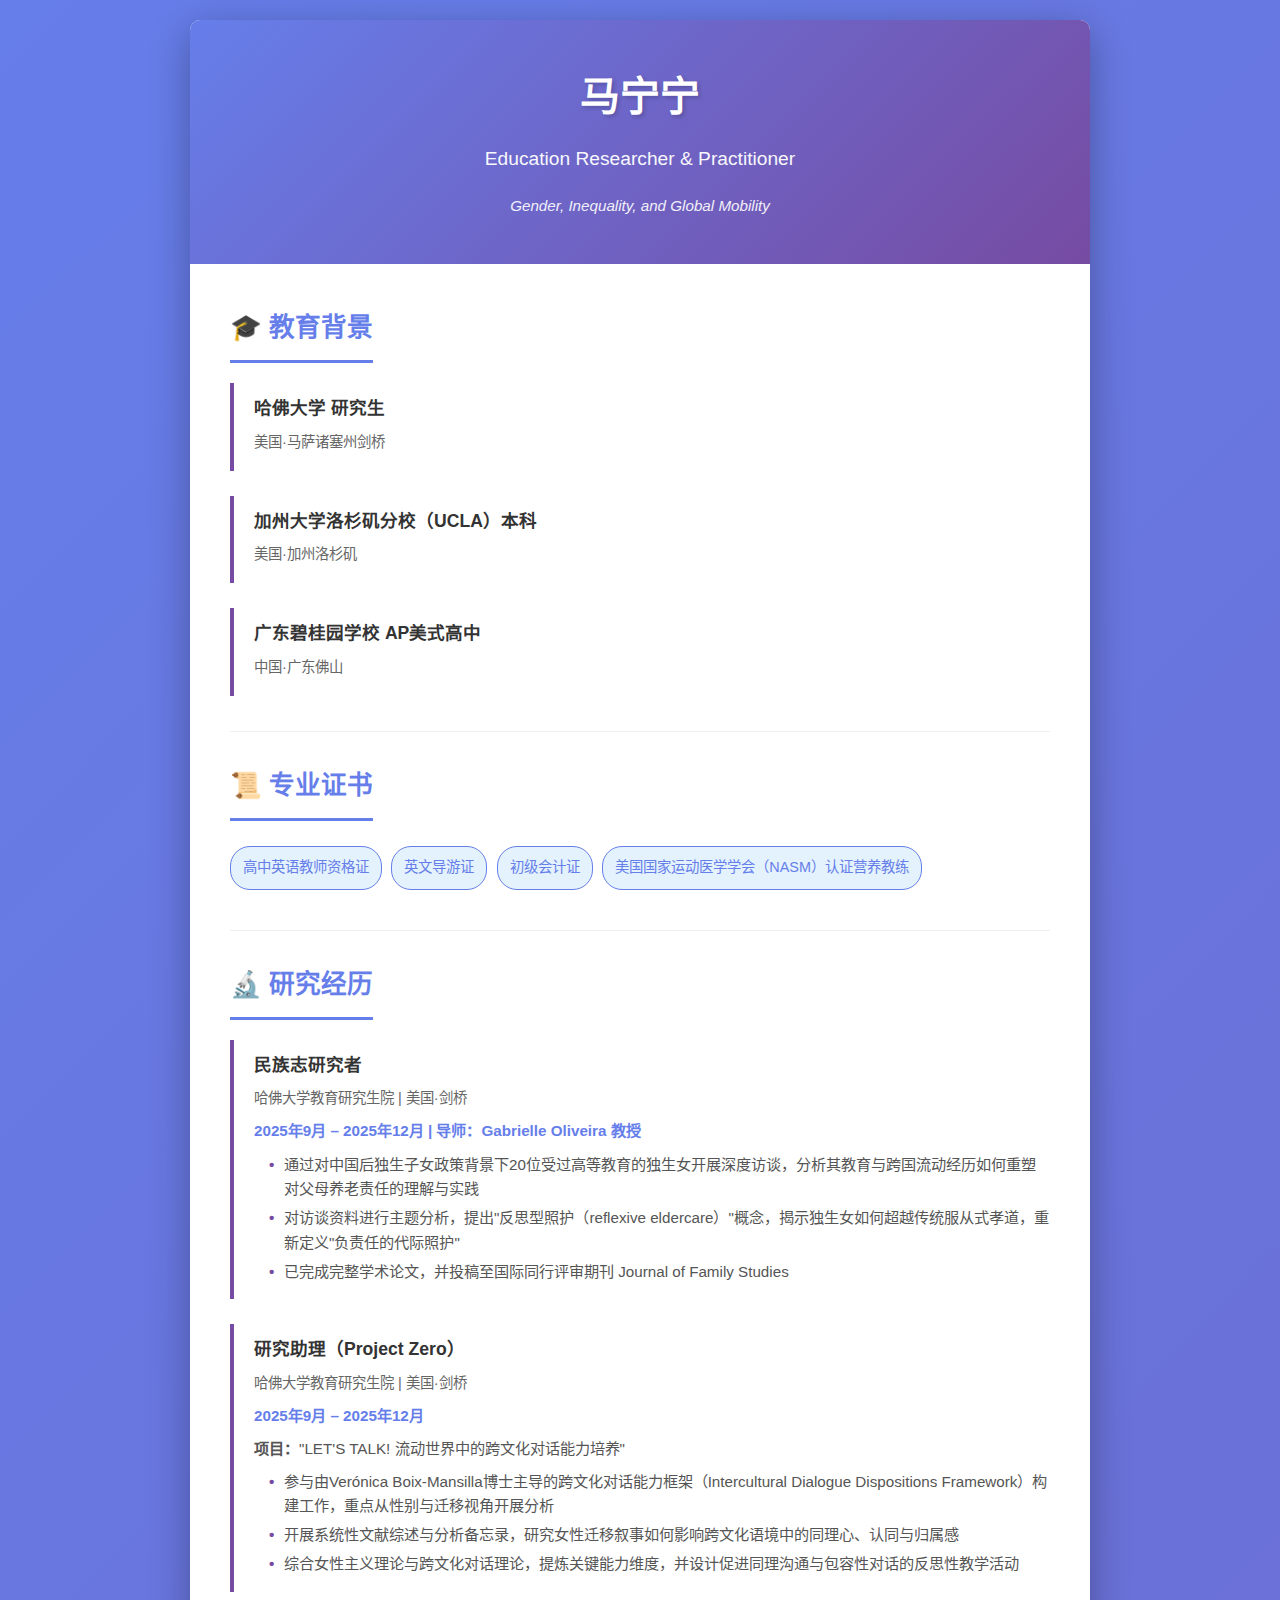
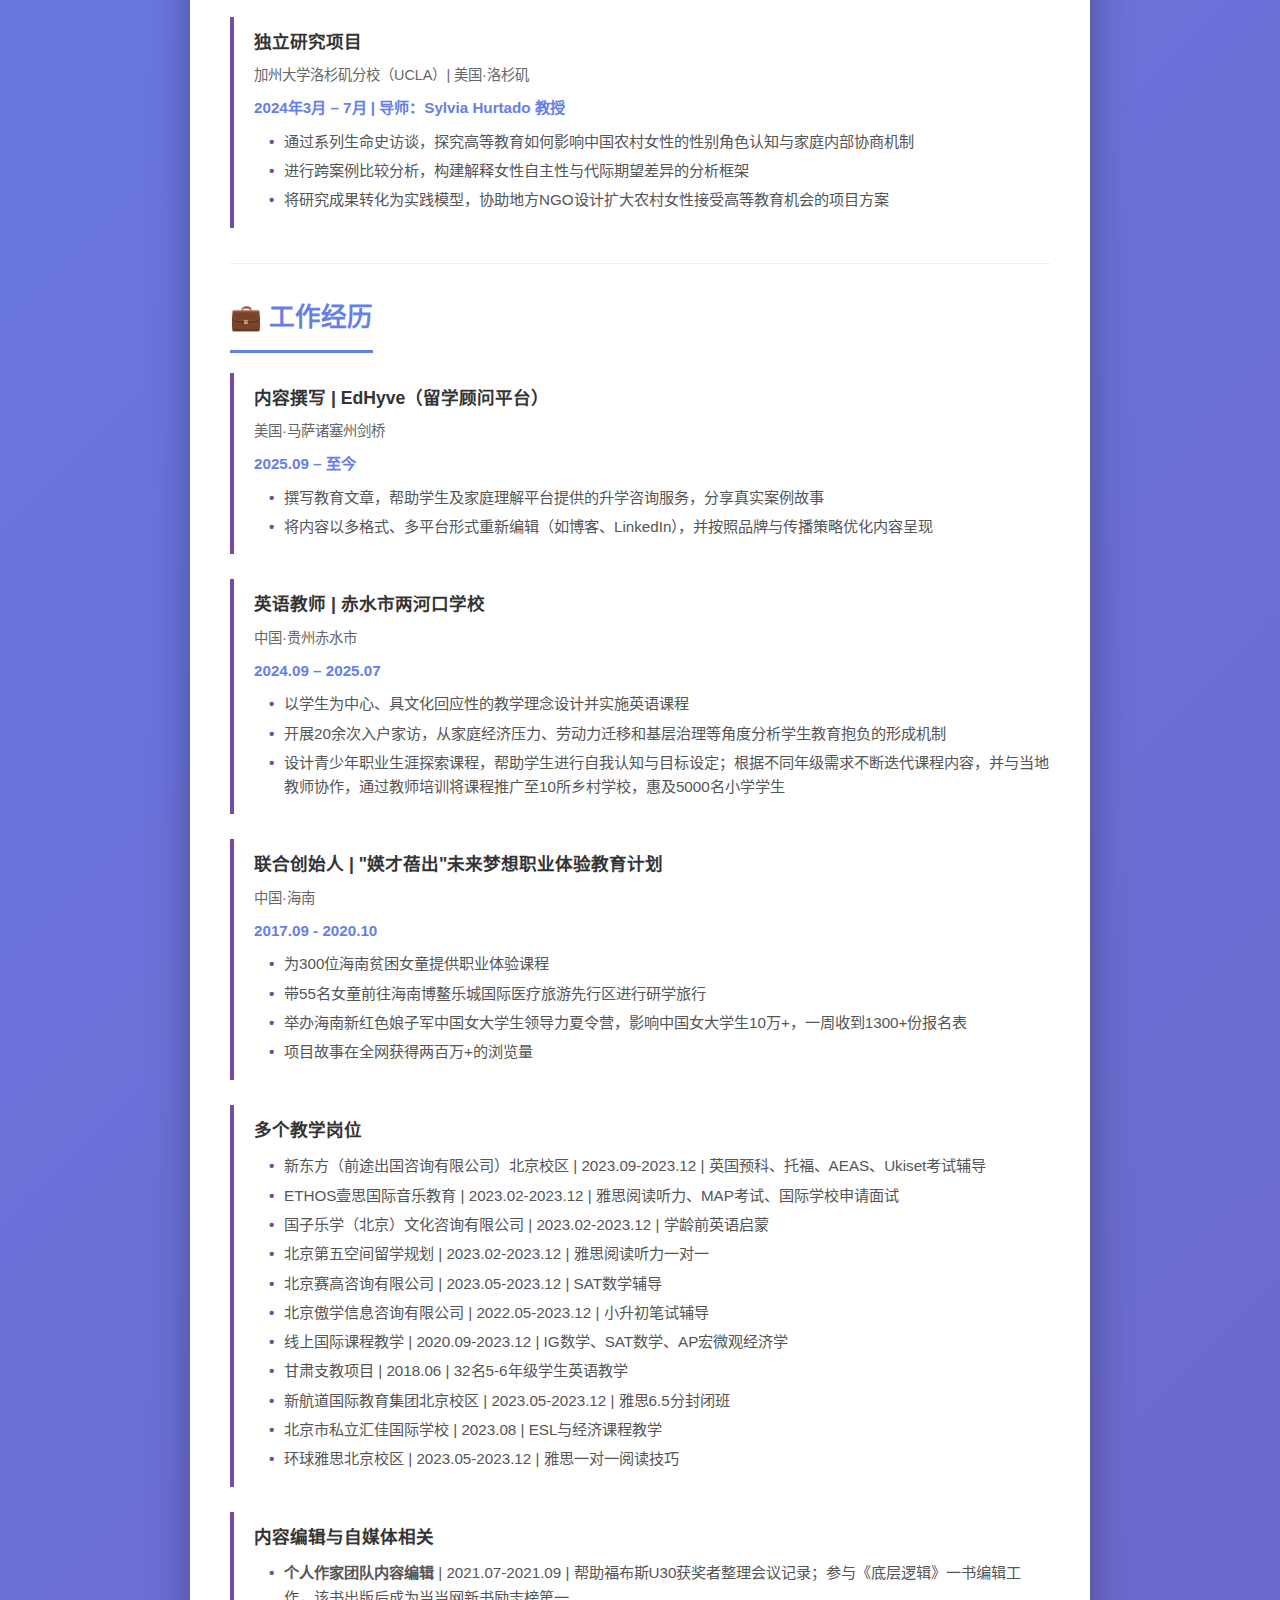
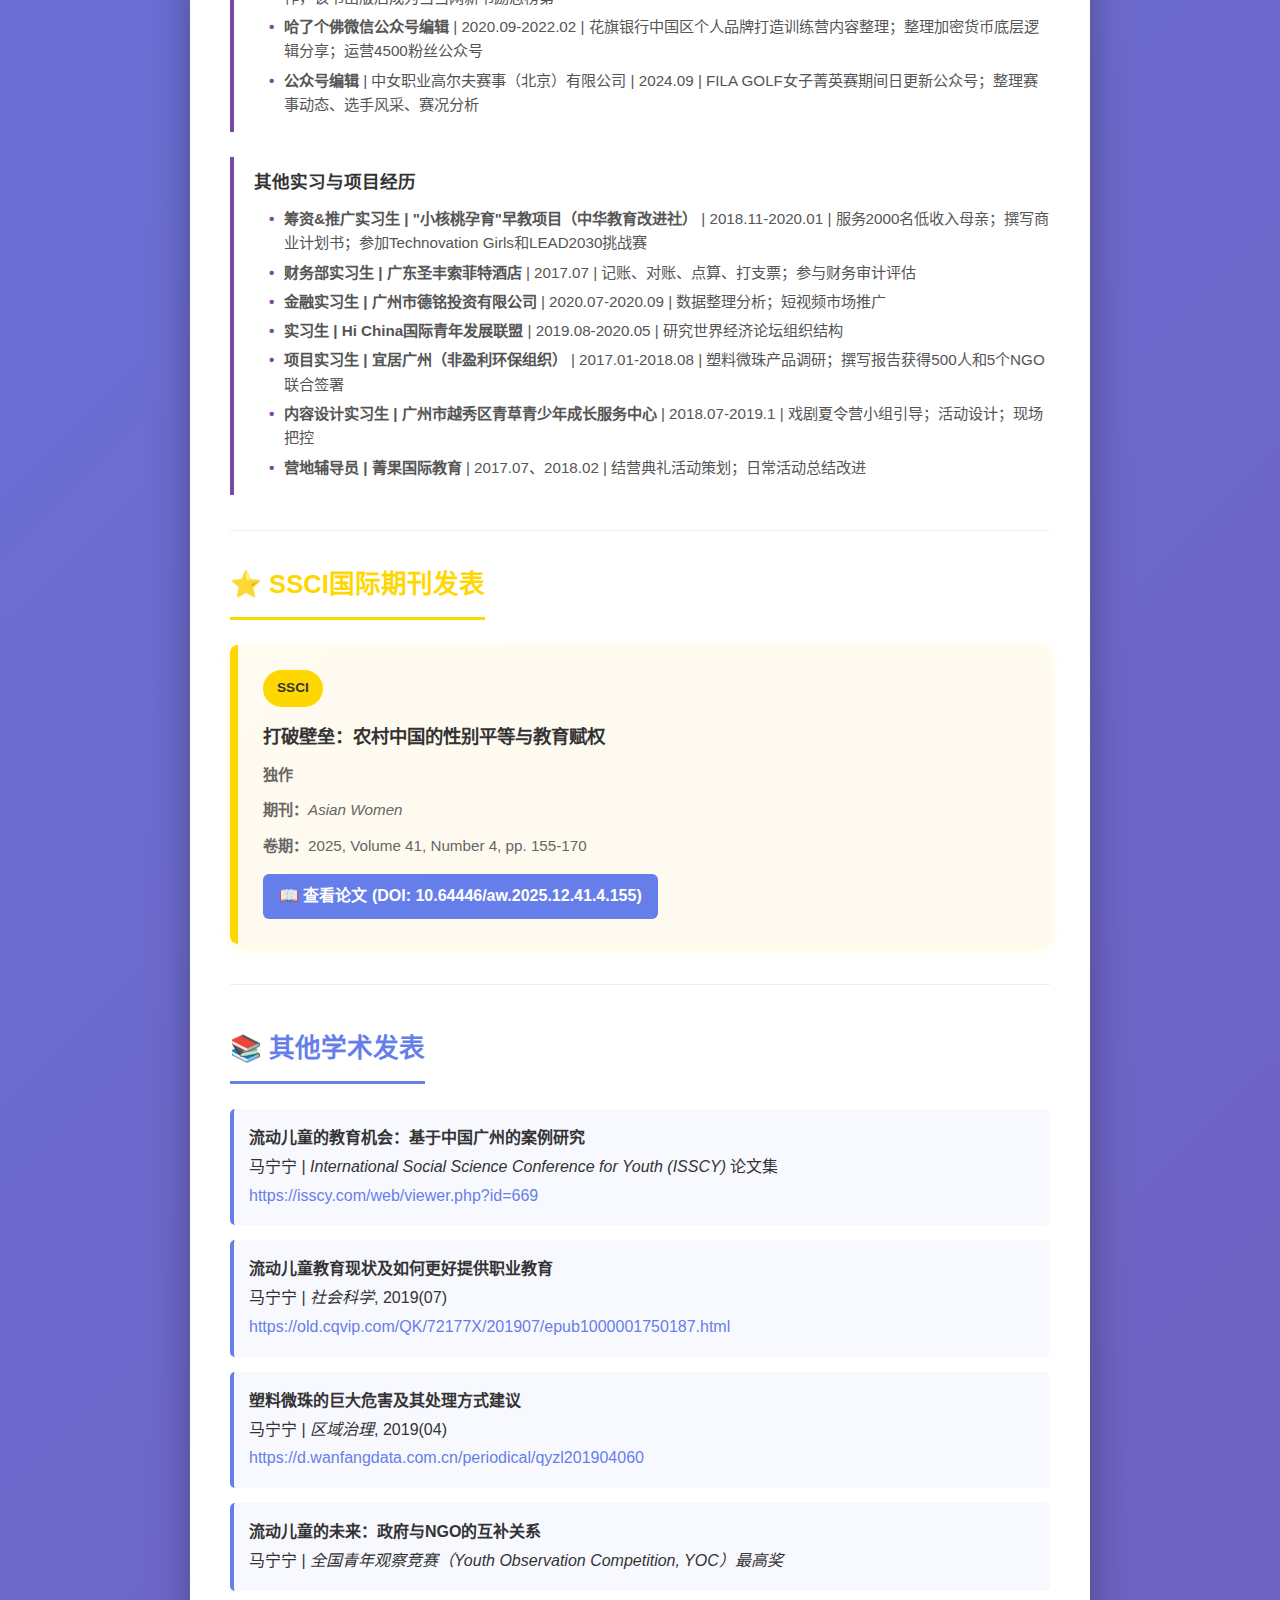
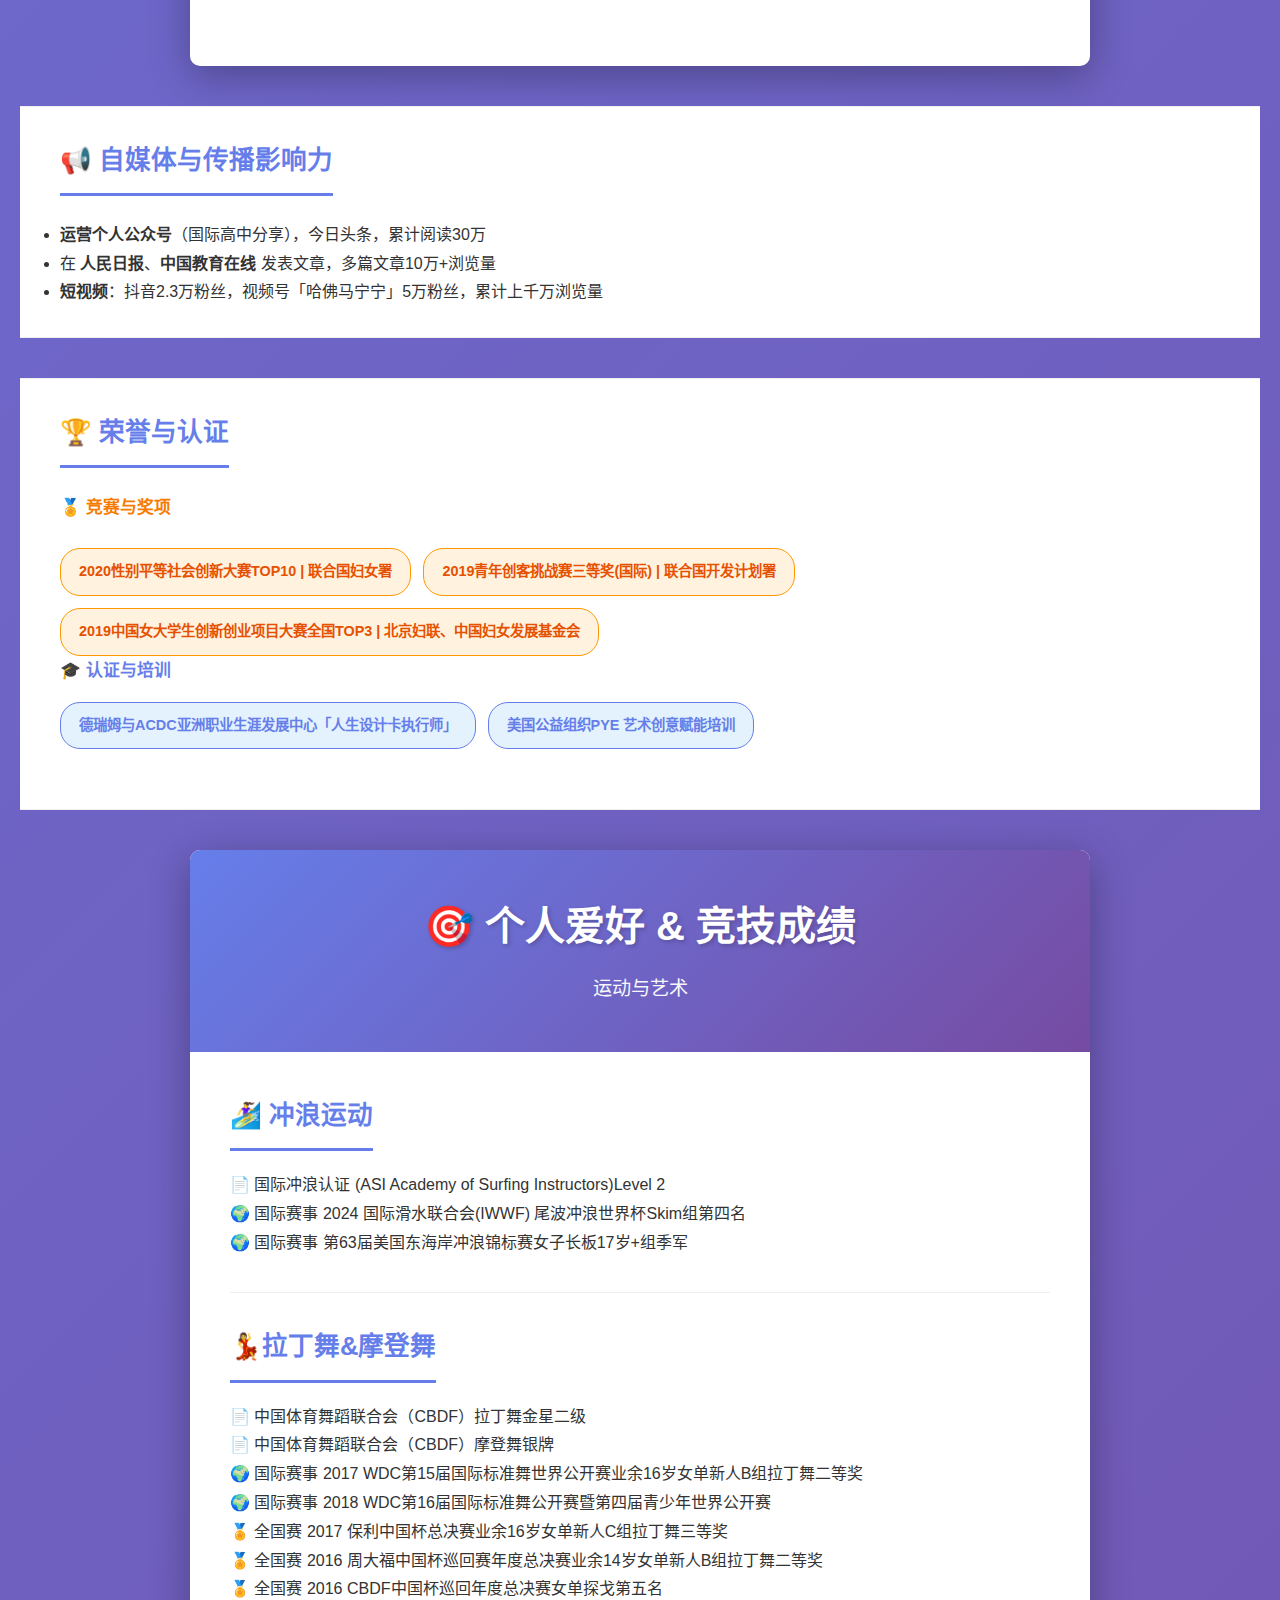
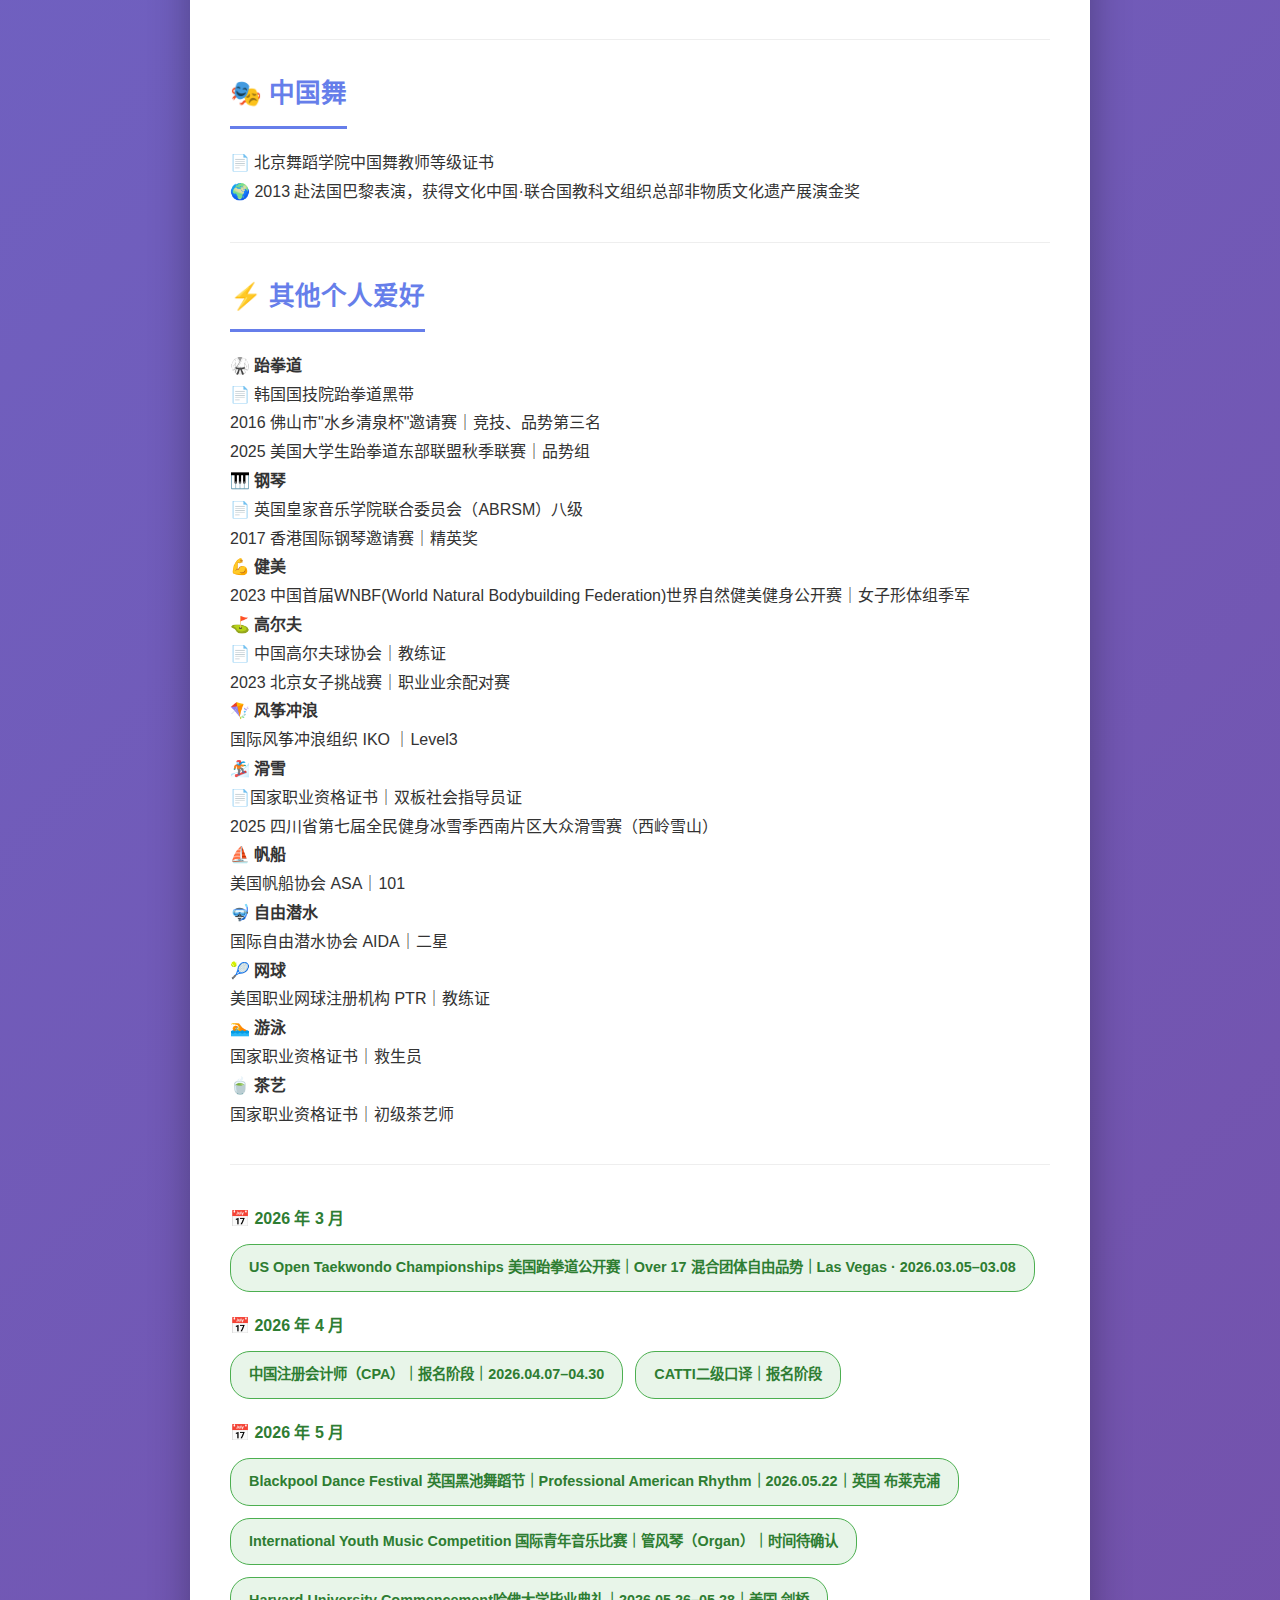
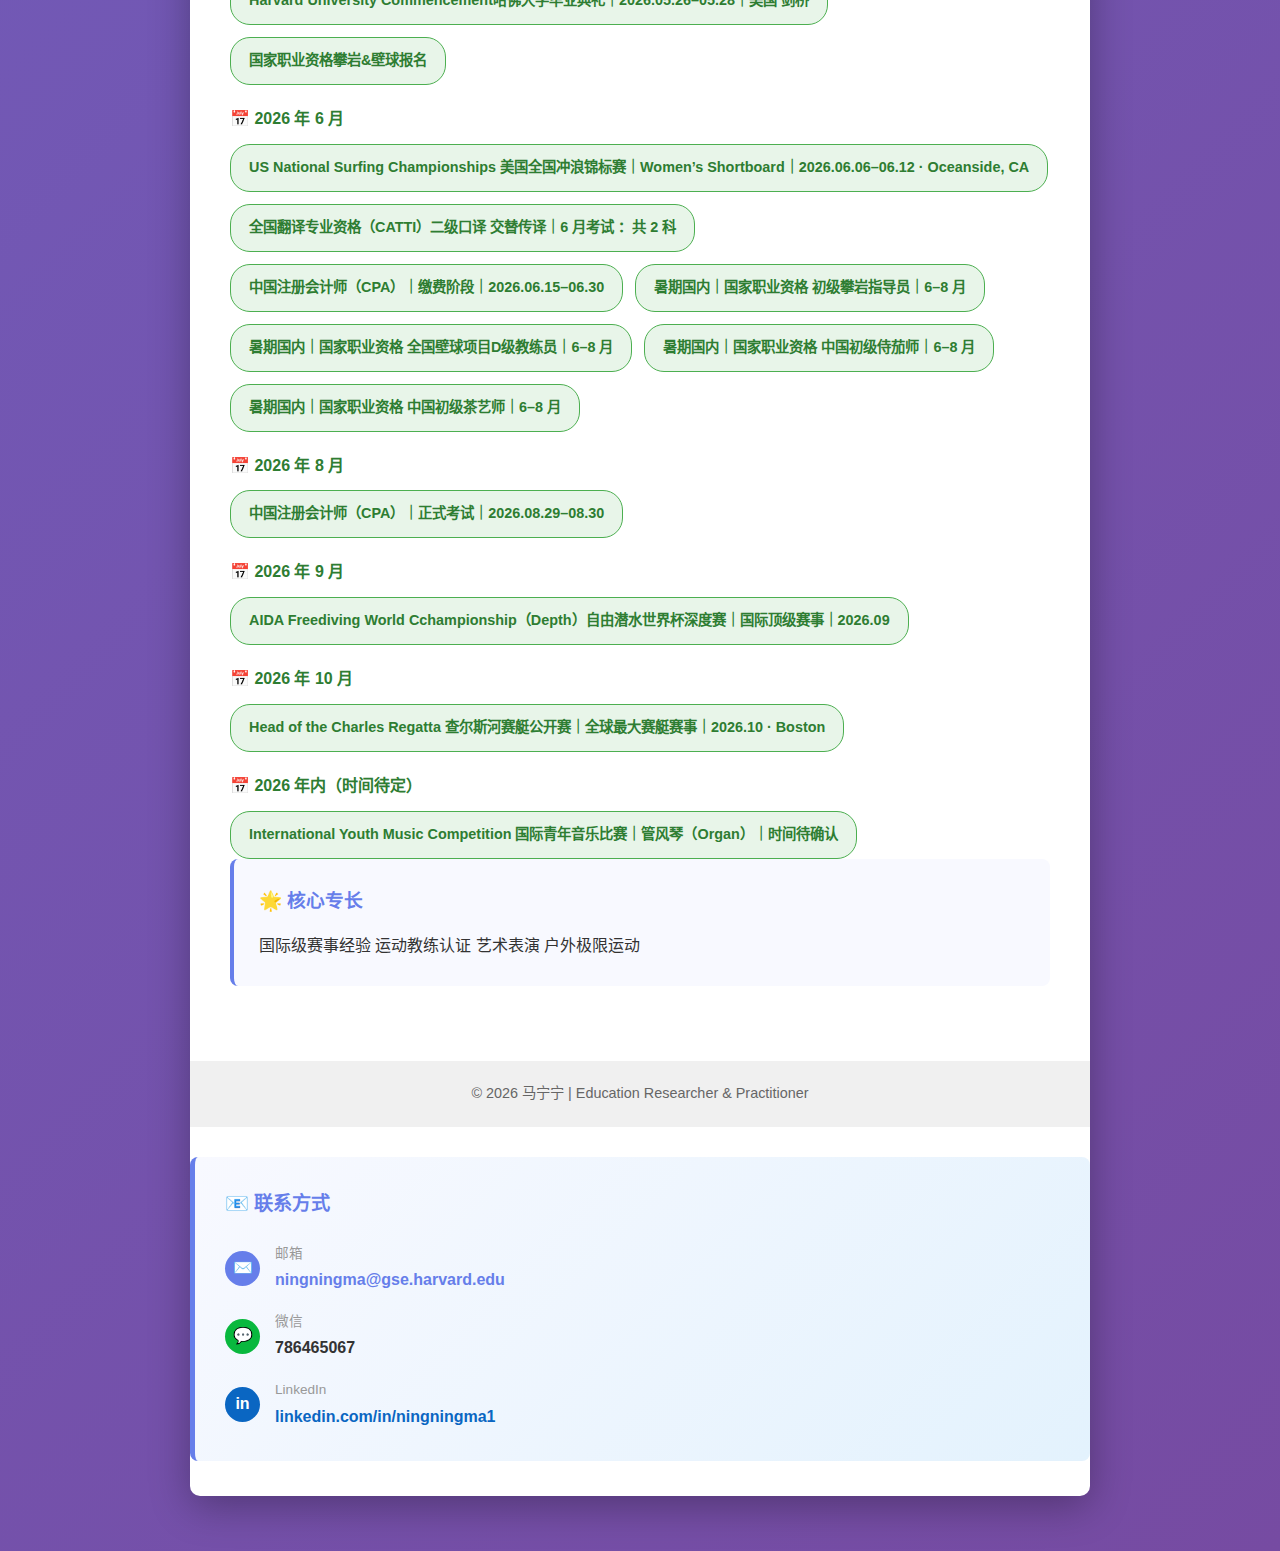
<file: index.html>
<!DOCTYPE html>
<html lang="zh-CN">
<head>
    <meta charset="UTF-8">
    <meta name="viewport" content="width=device-width, initial-scale=1.0">
    <title>马宁宁 - Education Researcher & Practitioner</title>
    <style>
        * {
            margin: 0;
            padding: 0;
            box-sizing: border-box;
        }
        
        body {
            font-family: 'Segoe UI', Tahoma, Geneva, Verdana, sans-serif;
            line-height: 1.8;
            color: #333;
            background: linear-gradient(135deg, #667eea 0%, #764ba2 100%);
            min-height: 100vh;
            padding: 20px;
        }
        
        .container {
            max-width: 900px;
            margin: 0 auto;
            background: white;
            border-radius: 10px;
            box-shadow: 0 10px 40px rgba(0,0,0,0.3);
            overflow: hidden;
        }
        
        header {
            background: linear-gradient(135deg, #667eea 0%, #764ba2 100%);
            color: white;
            padding: 40px;
            text-align: center;
        }
        
        header h1 {
            font-size: 2.5em;
            margin-bottom: 10px;
            text-shadow: 2px 2px 4px rgba(0,0,0,0.2);
        }
        
        header p {
            font-size: 1.2em;
            opacity: 0.95;
            margin: 5px 0;
        }
        
        .tagline {
            font-size: 0.95em;
            margin-top: 15px;
            opacity: 0.9;
            font-style: italic;
        }
        
        main {
            padding: 40px;
        }
        
        section {
            margin-bottom: 35px;
        }
        
        section h2 {
            font-size: 1.6em;
            color: #667eea;
            border-bottom: 3px solid #667eea;
            padding-bottom: 10px;
            margin-bottom: 20px;
            display: inline-block;
        }
        
        .section-content {
            margin-left: 0;
        }
        
        .education-item, .work-item, .research-item {
            margin-bottom: 25px;
            padding-left: 20px;
            border-left: 4px solid #764ba2;
            padding-top: 10px;
            padding-bottom: 10px;
        }
        
        .education-item h3, .work-item h3, .research-item h3 {
            font-size: 1.1em;
            color: #333;
            margin-bottom: 5px;
        }
        
        .date {
            color: #667eea;
            font-weight: bold;
            font-size: 0.95em;
            margin-bottom: 8px;
        }
        
        .location {
            color: #666;
            font-size: 0.9em;
            margin-bottom: 5px;
        }
        
        .description {
            color: #555;
            font-size: 0.95em;
            line-height: 1.6;
        }
        
        .description ul {
            list-style: none;
            margin-left: 15px;
            margin-top: 8px;
        }
        
        .description li {
            margin: 5px 0;
            position: relative;
            padding-left: 15px;
        }
        
        .description li:before {
            content: "•";
            color: #764ba2;
            font-weight: bold;
            position: absolute;
            left: 0;
        }
        
        .publication {
            margin-bottom: 15px;
            padding: 15px;
            background: #f8f9ff;
            border-radius: 5px;
            border-left: 4px solid #667eea;
        }
        
        .publication a {
            color: #667eea;
            text-decoration: none;
        }
        
        .publication a:hover {
            text-decoration: underline;
        }
        
        .cert-badge, .award-badge {
            display: inline-block;
            background: #f0f0f0;
            color: #333;
            padding: 8px 12px;
            margin: 5px 5px 5px 0;
            border-radius: 20px;
            font-size: 0.9em;
            border: 1px solid #ddd;
        }
        
        .cert-badge {
            background: #e3f2fd;
            border: 1px solid #667eea;
            color: #667eea;
        }
        
        .award-badge {
            background: #fff3e0;
            border: 1px solid #ff9800;
            color: #f57c00;
        }
        
        .contact-section {
            background: #f8f9ff;
            padding: 25px;
            border-radius: 8px;
            margin-top: 30px;
            border-left: 5px solid #667eea;
        }
        
        .contact-section h3 {
            color: #667eea;
            margin-bottom: 15px;
        }
        
        .contact-item {
            margin: 10px 0;
            display: flex;
            align-items: center;
        }
        
        .contact-label {
            font-weight: bold;
            color: #764ba2;
            width: 80px;
        }
        
        .contact-item a {
            color: #667eea;
            text-decoration: none;
        }
        
        .contact-item a:hover {
            text-decoration: underline;
        }
        
        .hobby-section {
            display: grid;
            grid-template-columns: 1fr 1fr;
            gap: 20px;
            margin-top: 20px;
        }
        
        .hobby-category h4 {
            color: #667eea;
            margin-bottom: 10px;
            font-weight: bold;
        }
        
        footer {
            background: #f0f0f0;
            padding: 20px 40px;
            text-align: center;
            color: #666;
            font-size: 0.9em;
        }
        
        @media (max-width: 768px) {
            header h1 {
                font-size: 1.8em;
            }
            
            main {
                padding: 25px;
            }
            
            .hobby-section {
                grid-template-columns: 1fr;
            }
            
            section h2 {
                font-size: 1.3em;
            }
        }
        
        .divider {
            margin: 30px 0;
            border: none;
            border-top: 1px solid #eee;
        }
    </style>
</head>
<body>
    <div class="container">
        <header>
            <h1>马宁宁</h1>
            <p>Education Researcher & Practitioner</p>
            <p class="tagline">Gender, Inequality, and Global Mobility</p>
        </header>
        
        <main>
            <!-- 教育背景 -->
            <section>
                <h2>🎓 教育背景</h2>
                <div class="section-content">
                    <div class="education-item">
                        <h3>哈佛大学 研究生</h3>
                        <div class="location">美国·马萨诸塞州剑桥</div>
                    </div>
                    
                    <div class="education-item">
                        <h3>加州大学洛杉矶分校（UCLA）本科</h3>
                        <div class="location">美国·加州洛杉矶</div>
                    </div>
                    
                    <div class="education-item">
                        <h3>广东碧桂园学校 AP美式高中</h3>
                        <div class="location">中国·广东佛山</div>
                    </div>
                </div>
            </section>
            
            <hr class="divider">
            
            <!-- 专业证书 -->
            <section>
                <h2>📜 专业证书</h2>
                <div class="section-content">
                    <span class="cert-badge">高中英语教师资格证</span>
                    <span class="cert-badge">英文导游证</span>
                    <span class="cert-badge">初级会计证</span>
                    <span class="cert-badge">美国国家运动医学学会（NASM）认证营养教练</span>
                </div>
            </section>
            
            <hr class="divider">
            
            <!-- 研究经历 -->
            <section>
                <h2>🔬 研究经历</h2>
                <div class="section-content">
                    <div class="research-item">
                        <h3>民族志研究者</h3>
                        <div class="location">哈佛大学教育研究生院 | 美国·剑桥</div>
                        <div class="date">2025年9月 – 2025年12月 | 导师：Gabrielle Oliveira 教授</div>
                        <div class="description">
                            <ul>
                                <li>通过对中国后独生子女政策背景下20位受过高等教育的独生女开展深度访谈，分析其教育与跨国流动经历如何重塑对父母养老责任的理解与实践</li>
                                <li>对访谈资料进行主题分析，提出"反思型照护（reflexive eldercare）"概念，揭示独生女如何超越传统服从式孝道，重新定义"负责任的代际照护"</li>
                                <li>已完成完整学术论文，并投稿至国际同行评审期刊 Journal of Family Studies</li>
                            </ul>
                        </div>
                    </div>
                    
                    <div class="research-item">
                        <h3>研究助理（Project Zero）</h3>
                        <div class="location">哈佛大学教育研究生院 | 美国·剑桥</div>
                        <div class="date">2025年9月 – 2025年12月</div>
                        <div class="description">
                            <strong>项目：</strong>"LET'S TALK! 流动世界中的跨文化对话能力培养"
                            <ul>
                                <li>参与由Verónica Boix-Mansilla博士主导的跨文化对话能力框架（Intercultural Dialogue Dispositions Framework）构建工作，重点从性别与迁移视角开展分析</li>
                                <li>开展系统性文献综述与分析备忘录，研究女性迁移叙事如何影响跨文化语境中的同理心、认同与归属感</li>
                                <li>综合女性主义理论与跨文化对话理论，提炼关键能力维度，并设计促进同理沟通与包容性对话的反思性教学活动</li>
                            </ul>
                        </div>
                    </div>
                    
                    <div class="research-item">
                        <h3>独立研究项目</h3>
                        <div class="location">加州大学洛杉矶分校（UCLA）| 美国·洛杉矶</div>
                        <div class="date">2024年3月 – 7月 | 导师：Sylvia Hurtado 教授</div>
                        <div class="description">
                            <ul>
                                <li>通过系列生命史访谈，探究高等教育如何影响中国农村女性的性别角色认知与家庭内部协商机制</li>
                                <li>进行跨案例比较分析，构建解释女性自主性与代际期望差异的分析框架</li>
                                <li>将研究成果转化为实践模型，协助地方NGO设计扩大农村女性接受高等教育机会的项目方案</li>
                            </ul>
                        </div>
                    </div>
                </div>
            </section>

            <hr class="divider">
            
            <!-- 工作经历 -->
            <section>
                <h2>💼 工作经历</h2>
                <div class="section-content">
                    <div class="work-item">
                        <h3>内容撰写 | EdHyve（留学顾问平台）</h3>
                        <div class="location">美国·马萨诸塞州剑桥</div>
                        <div class="date">2025.09 – 至今</div>
                        <div class="description">
                            <ul>
                                <li>撰写教育文章，帮助学生及家庭理解平台提供的升学咨询服务，分享真实案例故事</li>
                                <li>将内容以多格式、多平台形式重新编辑（如博客、LinkedIn），并按照品牌与传播策略优化内容呈现</li>
                            </ul>
                        </div>
                    </div>
                    
                    <div class="work-item">
                        <h3>英语教师 | 赤水市两河口学校</h3>
                        <div class="location">中国·贵州赤水市</div>
                        <div class="date">2024.09 – 2025.07</div>
                        <div class="description">
                            <ul>
                                <li>以学生为中心、具文化回应性的教学理念设计并实施英语课程</li>
                                <li>开展20余次入户家访，从家庭经济压力、劳动力迁移和基层治理等角度分析学生教育抱负的形成机制</li>
                                <li>设计青少年职业生涯探索课程，帮助学生进行自我认知与目标设定；根据不同年级需求不断迭代课程内容，并与当地教师协作，通过教师培训将课程推广至10所乡村学校，惠及5000名小学学生</li>
                            </ul>
                        </div>
                    </div>
                    
                    <div class="work-item">
                        <h3>联合创始人 | "媖才蓓出"未来梦想职业体验教育计划</h3>
                        <div class="location">中国·海南</div>
                        <div class="date">2017.09 - 2020.10</div>
                        <div class="description">
                            <ul>
                                <li>为300位海南贫困女童提供职业体验课程</li>
                                <li>带55名女童前往海南博鳌乐城国际医疗旅游先行区进行研学旅行</li>
                                <li>举办海南新红色娘子军中国女大学生领导力夏令营，影响中国女大学生10万+，一周收到1300+份报名表</li>
                                <li>项目故事在全网获得两百万+的浏览量</li>
                            </ul>
                        </div>
                    </div>
                    
                    <div class="work-item">
                        <h3>多个教学岗位</h3>
                        <div class="description">
                            <ul>
                                <li>新东方（前途出国咨询有限公司）北京校区 | 2023.09-2023.12 | 英国预科、托福、AEAS、Ukiset考试辅导</li>
                                <li>ETHOS壹思国际音乐教育 | 2023.02-2023.12 | 雅思阅读听力、MAP考试、国际学校申请面试</li>
                                <li>国子乐学（北京）文化咨询有限公司 | 2023.02-2023.12 | 学龄前英语启蒙</li>
                                <li>北京第五空间留学规划 | 2023.02-2023.12 | 雅思阅读听力一对一</li>
                                <li>北京赛高咨询有限公司 | 2023.05-2023.12 | SAT数学辅导</li>
                                <li>北京傲学信息咨询有限公司 | 2022.05-2023.12 | 小升初笔试辅导</li>
                                <li>线上国际课程教学 | 2020.09-2023.12 | IG数学、SAT数学、AP宏微观经济学</li>
                                <li>甘肃支教项目 | 2018.06 | 32名5-6年级学生英语教学</li>
                                <li>新航道国际教育集团北京校区 | 2023.05-2023.12 | 雅思6.5分封闭班</li>
                                <li>北京市私立汇佳国际学校 | 2023.08 | ESL与经济课程教学</li>
                                <li>环球雅思北京校区 | 2023.05-2023.12 | 雅思一对一阅读技巧</li>
                            </ul>
                        </div>
                    </div>
                    
                    <div class="work-item">
                        <h3>内容编辑与自媒体相关</h3>
                        <div class="description">
                            <ul>
                                <li><strong>个人作家团队内容编辑</strong> | 2021.07-2021.09 | 帮助福布斯U30获奖者整理会议记录；参与《底层逻辑》一书编辑工作，该书出版后成为当当网新书励志榜第一</li>
                                <li><strong>哈了个佛微信公众号编辑</strong> | 2020.09-2022.02 | 花旗银行中国区个人品牌打造训练营内容整理；整理加密货币底层逻辑分享；运营4500粉丝公众号</li>
                                <li><strong>公众号编辑</strong> | 中女职业高尔夫赛事（北京）有限公司 | 2024.09 | FILA GOLF女子菁英赛期间日更新公众号；整理赛事动态、选手风采、赛况分析</li>
                            </ul>
                        </div>
                    </div>
                    
                    <div class="work-item">
                        <h3>其他实习与项目经历</h3>
                        <div class="description">
                            <ul>
                                <li><strong>筹资&推广实习生 | "小核桃孕育"早教项目（中华教育改进社）</strong> | 2018.11-2020.01 | 服务2000名低收入母亲；撰写商业计划书；参加Technovation Girls和LEAD2030挑战赛</li>
                                <li><strong>财务部实习生 | 广东圣丰索菲特酒店</strong> | 2017.07 | 记账、对账、点算、打支票；参与财务审计评估</li>
                                <li><strong>金融实习生 | 广州市德铭投资有限公司</strong> | 2020.07-2020.09 | 数据整理分析；短视频市场推广</li>
                                <li><strong>实习生 | Hi China国际青年发展联盟</strong> | 2019.08-2020.05 | 研究世界经济论坛组织结构</li>
                                <li><strong>项目实习生 | 宜居广州（非盈利环保组织）</strong> | 2017.01-2018.08 | 塑料微珠产品调研；撰写报告获得500人和5个NGO联合签署</li>
                                <li><strong>内容设计实习生 | 广州市越秀区青草青少年成长服务中心</strong> | 2018.07-2019.1 | 戏剧夏令营小组引导；活动设计；现场把控</li>
                                <li><strong>营地辅导员 | 菁果国际教育</strong> | 2017.07、2018.02 | 结营典礼活动策划；日常活动总结改进</li>
                            </ul>
                        </div>
                    </div>
                </div>
            </section>
            
            <hr class="divider">
            
          <!-- SSCI期刊专区 -->
<section>
    <h2 style="font-size: 1.6em; color: #FFD700; border-bottom: 3px solid #FFD700; padding-bottom: 10px; margin-bottom: 25px; display: inline-block;">
        ⭐ SSCI国际期刊发表
    </h2>
    
    <div style="display: grid; gap: 20px;">
        <div class="publication-ssci" style="
            border-left: 8px solid #FFD700;
            background: linear-gradient(135deg, #fffbf0 0%, #fff9f0 100%);
            padding: 25px;
            border-radius: 8px;
            box-shadow: 0 4px 15px rgba(255, 215, 0, 0.15);
        ">
            <div style="display: flex; align-items: center; gap: 10px; margin-bottom: 15px;">
                <span style="background: #FFD700; color: #333; padding: 6px 14px; border-radius: 20px; font-size: 0.85em; font-weight: 700;">SSCI</span>
            </div>
            
            <h3 style="color: #333; margin: 15px 0 10px 0; font-size: 1.15em; line-height: 1.6;">
                打破壁垒：农村中国的性别平等与教育赋权
            </h3>
            
            <p style="color: #666; margin: 8px 0; font-size: 0.95em;">
                <strong> 独作 </strong>
            </p>
            
            <p style="color: #666; margin: 8px 0; font-size: 0.95em;">
                <strong>期刊：</strong><em>Asian Women</em>
            </p>
            
            <p style="color: #666; margin: 8px 0; font-size: 0.95em;">
                <strong>卷期：</strong>2025, Volume 41, Number 4, pp. 155-170
            </p>
            
            <p style="margin-top: 15px;">
                <a href="https://doi.org/10.64446/aw.2025.12.41.4.155" target="_blank" style="
                    display: inline-block;
                    background: #667eea;
                    color: white;
                    padding: 8px 16px;
                    border-radius: 6px;
                    text-decoration: none;
                    font-weight: 600;
                    transition: all 0.3s;
                ">
                    📖 查看论文 (DOI: 10.64446/aw.2025.12.41.4.155)
                </a>
            </p>
        </div>
    </div>
</section>

<hr style="margin: 40px 0; border: none; border-top: 1px solid #eee;">

<!-- 其他论文 -->
<section>
    <h2 style="font-size: 1.6em; color: #667eea; border-bottom: 3px solid #667eea; padding-bottom: 10px; margin-bottom: 25px; display: inline-block;">
        📚 其他学术发表
    </h2>
                    <div class="publication">
                        <strong>流动儿童的教育机会：基于中国广州的案例研究</strong><br>
                        马宁宁 | <em>International Social Science Conference for Youth (ISSCY)</em> 论文集<br>
                        <a href="https://isscy.com/web/viewer.php?id=669" target="_blank">https://isscy.com/web/viewer.php?id=669</a>
                    </div>
                    
                    <div class="publication">
                        <strong>流动儿童教育现状及如何更好提供职业教育</strong><br>
                        马宁宁 | <em>社会科学</em>, 2019(07)<br>
                        <a href="https://old.cqvip.com/QK/72177X/201907/epub1000001750187.html" target="_blank">https://old.cqvip.com/QK/72177X/201907/epub1000001750187.html</a>
                    </div>
                    
                    <div class="publication">
                        <strong>塑料微珠的巨大危害及其处理方式建议</strong><br>
                        马宁宁 | <em>区域治理</em>, 2019(04)<br>
                        <a href="https://d.wanfangdata.com.cn/periodical/qyzl201904060" target="_blank">https://d.wanfangdata.com.cn/periodical/qyzl201904060</a>
                    </div>
                    
                    <div class="publication">
                        <strong>流动儿童的未来：政府与NGO的互补关系</strong><br>
                        马宁宁 | <em>全国青年观察竞赛（Youth Observation Competition, YOC）最高奖</em>
                    </div>
                </div>
            </section>
            
<!DOCTYPE html>
<html>
<head>
  <meta charset="UTF-8">
  <title>test</title>
</head>
<body>
<section>
      <section style="margin: 40px 0; padding: 30px 40px; background: white; border-top: 1px solid #eee; border-bottom: 1px solid #eee;">
    <h2 style="font-size: 1.6em; color: #667eea; border-bottom: 3px solid #667eea; padding-bottom: 10px; margin-bottom: 25px; display: inline-block;">
        📢 自媒体与传播影响力
    </h2>
    <ul>
        <li><strong>运营个人公众号</strong>（国际高中分享），今日头条，累计阅读30万</li>
        <li>在 <strong>人民日报</strong>、<strong>中国教育在线</strong> 发表文章，多篇文章10万+浏览量</li>
        <li><strong>短视频</strong>：抖音2.3万粉丝，视频号「哈佛马宁宁」5万粉丝，累计上千万浏览量</li>
    </ul>
</section>
</body>
</html>

            <section style="margin: 40px 0; padding: 30px 40px; background: white; border-top: 1px solid #eee; border-bottom: 1px solid #eee;">
    <h2 style="font-size: 1.6em; color: #667eea; border-bottom: 3px solid #667eea; padding-bottom: 10px; margin-bottom: 25px; display: inline-block;">
        🏆 荣誉与认证
    </h2>
    
  
    <!-- 竞赛部分 -->
    <div>
        <h3 style="color: #f57c00; margin-bottom: 25px; font-size: 1.05em; font-weight: 700;">🏅 竞赛与奖项</h3>
        <div style="display: flex; flex-wrap: wrap; gap: 12px;">
            <span style="background: #fff3e0; color: #e65100; padding: 10px 18px; border-radius: 20px; font-size: 0.9em; font-weight: 600; border: 1px solid #ff9800;">
                2020性别平等社会创新大赛TOP10 | 联合国妇女署
            </span>
            <span style="background: #fff3e0; color: #e65100; padding: 10px 18px; border-radius: 20px; font-size: 0.9em; font-weight: 600; border: 1px solid #ff9800;">
                2019青年创客挑战赛三等奖(国际) | 联合国开发计划署
            </span>
            <span style="background: #fff3e0; color: #e65100; padding: 10px 18px; border-radius: 20px; font-size: 0.9em; font-weight: 600; border: 1px solid #ff9800;">
                2019中国女大学生创新创业项目大赛全国TOP3 | 北京妇联、中国妇女发展基金会
            </span>
        </div>
    </div>

                
                  <!-- 认证部分 -->
    <div style="margin-bottom: 30px;">
        <h3 style="color: #667eea; margin-bottom: 15px; font-size: 1.05em; font-weight: 700;">🎓 认证与培训</h3>
        <div style="display: flex; flex-wrap: wrap; gap: 12px;">
            <span style="background: #e3f2fd; color: #667eea; padding: 10px 18px; border-radius: 20px; font-size: 0.9em; font-weight: 600; border: 1px solid #667eea;">
                德瑞姆与ACDC亚洲职业生涯发展中心「人生设计卡执行师」
            </span>
            <span style="background: #e3f2fd; color: #667eea; padding: 10px 18px; border-radius: 20px; font-size: 0.9em; font-weight: 600; border: 1px solid #667eea;">
                美国公益组织PYE 艺术创意赋能培训
            </span>
        </div>
    </div>
</section>




           <body>
    <div class="container">
        <header>
            <h1>🎯 个人爱好 & 竞技成绩</h1>
            <p>运动与艺术</p>
        </header>
        
        <main>
            <!-- 冲浪 -->
            <section>
                <h2>🏄‍♀️ 冲浪运动</h2>
                <div class="sport-cards">
                    <div class="sport-card featured">
                        <div class="card-header">
                            <span class="cert-badge-card">📄 国际冲浪认证 (ASI Academy of Surfing Instructors)Level 2 </span>
                        </div>
                        <div class="achievements-major">
                            <div class="achievement international">
                                <span class="level">🌍 国际赛事</span>
                                <span class="title">2024 国际滑水联合会(IWWF) 尾波冲浪世界杯Skim组第四名</span>
                            </div>
                            <div class="achievement international">
                                <span class="level">🌍 国际赛事</span>
                                <span class="title">第63届美国东海岸冲浪锦标赛女子长板17岁+组季军</span>
                            </div>
                        </div>
                    </div>
                </div>
            </section>
            
            <hr class="divider">
            
            <!-- 舞蹈 -->
            <section>
                <h2>💃拉丁舞&摩登舞 </h2>
                <div class="sport-cards">
                    <div class="sport-card featured">
                        <div class="card-header">
                          <span class="cert-badge-card">📄 中国体育舞蹈联合会（CBDF）拉丁舞金星二级</span><br>
                          <span class="cert-badge-card">📄 中国体育舞蹈联合会（CBDF）摩登舞银牌</span>
                        </div>
                        
                        <div class="achievements-major">
                            <div class="achievement international">
                                <span class="level">🌍 国际赛事</span>
                                <span class="title">2017 WDC第15届国际标准舞世界公开赛业余16岁女单新人B组拉丁舞二等奖</span>
                            </div>
                            <div class="achievement international">
                                <span class="level">🌍 国际赛事</span>
                                <span class="title">2018 WDC第16届国际标准舞公开赛暨第四届青少年世界公开赛</span>
                            </div>
                            <div class="achievement national">
                                <span class="level">🏅 全国赛</span>
                                <span class="title">2017 保利中国杯总决赛业余16岁女单新人C组拉丁舞三等奖</span>
                            </div>
                            <div class="achievement national">
                                <span class="level">🏅 全国赛</span>
                                <span class="title">2016 周大福中国杯巡回赛年度总决赛业余14岁女单新人B组拉丁舞二等奖</span>
                            </div>
                            <div class="achievement national">
                                <span class="level">🏅 全国赛</span>
                                <span class="title">2016 CBDF中国杯巡回年度总决赛女单探戈第五名</span>
                            </div>
                        </div>
                    </div>
                </div>
            </section>
            
            <hr class="divider">
            
            <!-- 中国舞 -->
            <section>
                <h2>🎭 中国舞 </h2>
                <div class="sport-cards">
                    <div class="sport-card featured">
                        <div class="card-header">
                            <span class="cert-badge-card">📄 北京舞蹈学院中国舞教师等级证书</span>
                        </div>
                        <div class="achievements-major">
                            <div class="achievement international">
                                <span class="level">🌍 </span>
                                <span class="title">2013 赴法国巴黎表演，获得文化中国·联合国教科文组织总部非物质文化遗产展演金奖</span>
                            </div>
                        </div>
                    </div>
                </div>
            </section>
            
            <hr class="divider">
            
            <!-- 其他运动 -->
            <section>
                <h2>⚡ 其他个人爱好 </h2>
                <div class="sport-cards-other">
                    <div class="mini-card">
                        <h4>🥋 跆拳道</h4>
                        <span class="cert">📄 韩国国技院跆拳道黑带</span>
                        <p>2016 佛山市"水乡清泉杯"邀请赛｜竞技、品势第三名</p>
                        <p>2025 美国大学生跆拳道东部联盟秋季联赛｜品势组 </p>
                    </div>
                    
                    <div class="mini-card">
                        <h4>🎹 钢琴</h4>
                        <span class="cert">📄 英国皇家音乐学院联合委员会（ABRSM）八级</span>
                        <p>2017 香港国际钢琴邀请赛｜精英奖</p>
                    </div>
                    
                    <div class="mini-card">
                        <h4>💪 健美</h4>
                        <p>2023 中国首届WNBF(World Natural Bodybuilding Federation)世界自然健美健身公开赛｜女子形体组季军</p>
                    </div>
                    
                    <div class="mini-card">
                        <h4>⛳ 高尔夫</h4>
                        <p>📄 中国高尔夫球协会｜教练证 </p> 
                        <p>2023 北京女子挑战赛｜职业业余配对赛</p>
                    </div>

                    <div class="mini-card">
                        <h4>🪁 风筝冲浪</h4>
                        <p>国际风筝冲浪组织 IKO ｜Level3</p> 
                    </div>
                  
                    <div class="mini-card">
                        <h4>🏂 滑雪</h4>
                        <p>📄国家职业资格证书｜双板社会指导员证 </p>
                        <p>2025 四川省第七届全民健身冰雪季西南片区大众滑雪赛（西岭雪山） </p>
                    </div>
                    
                    <div class="mini-card">
                        <h4>⛵ 帆船</h4>
                        <p>美国帆船协会 ASA｜101</p>
                    </div>
                    
                    <div class="mini-card">
                        <h4>🤿 自由潜水</h4>
                        <p>国际自由潜水协会 AIDA｜二星</p>
                    </div>
                    
                    <div class="mini-card">
                        <h4>🎾 网球</h4>
                        <p>美国职业网球注册机构 PTR｜教练证</p>
                    </div>

                    <div class="mini-card">
                        <h4>🏊 游泳</h4>
                        <p>国家职业资格证书｜救生员</p>
                    </div>
                        
                    <div class="mini-card">
                          <h4>🍵 茶艺</h4>
                         <span class="cert"> 国家职业资格证书｜初级茶艺师</span>
                    </div>
                        
           
            </section>
            
            <hr class="divider">



<!-- 📅 2026 年时间线 -->
<div style="margin-top: 40px;">

    <!-- 2026 年 3 月 -->
    <h4 style="color:#2e7d32;margin:20px 0 10px;font-weight:700;">📅 2026 年 3 月</h4>
    <div style="display:flex;flex-wrap:wrap;gap:12px;">
        <span style="background:#e8f5e9;color:#2e7d32;padding:10px 18px;border-radius:20px;font-size:0.9em;font-weight:600;border:1px solid #4caf50;">
            US Open Taekwondo Championships 美国跆拳道公开赛｜Over 17 混合团体自由品势｜Las Vegas · 2026.03.05–03.08
        </span>
    </div>

    <!-- 2026 年 4 月 -->
    <h4 style="color:#2e7d32;margin:20px 0 10px;font-weight:700;">📅 2026 年 4 月</h4>
    <div style="display:flex;flex-wrap:wrap;gap:12px;">
        <span style="background:#e8f5e9;color:#2e7d32;padding:10px 18px;border-radius:20px;font-size:0.9em;font-weight:600;border:1px solid #4caf50;">
            中国注册会计师（CPA）｜报名阶段｜2026.04.07–04.30
        </span>
         <span style="background:#e8f5e9;color:#2e7d32;padding:10px 18px;border-radius:20px;font-size:0.9em;font-weight:600;border:1px solid #4caf50;">
            CATTI二级口译｜报名阶段
        </span>
         
    </div>

    <!-- 2026 年 5 月 -->
    <h4 style="color:#2e7d32;margin:20px 0 10px;font-weight:700;">📅 2026 年 5 月</h4>
    <div style="display:flex;flex-wrap:wrap;gap:12px;">
        <span style="background:#e8f5e9;color:#2e7d32;padding:10px 18px;border-radius:20px;font-size:0.9em;font-weight:600;border:1px solid #4caf50;">
            Blackpool Dance Festival 英国黑池舞蹈节｜Professional American Rhythm｜2026.05.22｜英国 布莱克浦
        </span>
         <span style="background:#e8f5e9;color:#2e7d32;padding:10px 18px;border-radius:20px;font-size:0.9em;font-weight:600;border:1px solid #4caf50;">
            International Youth Music Competition 国际青年音乐比赛｜管风琴（Organ）｜时间待确认
        </span>
        <span style="background:#e8f5e9;color:#2e7d32;padding:10px 18px;border-radius:20px;font-size:0.9em;font-weight:600;border:1px solid #4caf50;">
            Harvard University Commencement哈佛大学毕业典礼｜2026.05.26–05.28｜美国 剑桥
        </span>
         <span style="background:#e8f5e9;color:#2e7d32;padding:10px 18px;border-radius:20px;font-size:0.9em;font-weight:600;border:1px solid #4caf50;">
            国家职业资格攀岩&壁球报名
        </span>
    </div>

    <!-- 2026 年 6 月 -->
    <h4 style="color:#2e7d32;margin:20px 0 10px;font-weight:700;">📅 2026 年 6 月</h4>
    <div style="display:flex;flex-wrap:wrap;gap:12px;">
        <span style="background:#e8f5e9;color:#2e7d32;padding:10px 18px;border-radius:20px;font-size:0.9em;font-weight:600;border:1px solid #4caf50;">
            US National Surfing Championships 美国全国冲浪锦标赛｜Women’s Shortboard｜2026.06.06–06.12 · Oceanside, CA
        </span>
        <span style="background:#e8f5e9;color:#2e7d32;padding:10px 18px;border-radius:20px;font-size:0.9em;font-weight:600;border:1px solid #4caf50;">
            全国翻译专业资格（CATTI）二级口译 交替传译｜6 月考试 ：共 2 科
        </span>
        <span style="background:#e8f5e9;color:#2e7d32;padding:10px 18px;border-radius:20px;font-size:0.9em;font-weight:600;border:1px solid #4caf50;">
            中国注册会计师（CPA）｜缴费阶段｜2026.06.15–06.30
        </span>
        <span style="background:#e8f5e9;color:#2e7d32;padding:10px 18px;border-radius:20px;font-size:0.9em;font-weight:600;border:1px solid #4caf50;">
            暑期国内｜国家职业资格 初级攀岩指导员｜6–8 月
        </span>
          <span style="background:#e8f5e9;color:#2e7d32;padding:10px 18px;border-radius:20px;font-size:0.9em;font-weight:600;border:1px solid #4caf50;">
            暑期国内｜国家职业资格 全国壁球项目D级教练员｜6–8 月
        </span>
          <span style="background:#e8f5e9;color:#2e7d32;padding:10px 18px;border-radius:20px;font-size:0.9em;font-weight:600;border:1px solid #4caf50;">
            暑期国内｜国家职业资格 中国初级侍茄师｜6–8 月
        </span>
         <span style="background:#e8f5e9;color:#2e7d32;padding:10px 18px;border-radius:20px;font-size:0.9em;font-weight:600;border:1px solid #4caf50;">
            暑期国内｜国家职业资格 中国初级茶艺师｜6–8 月
        </span>
    </div>

    <!-- 2026 年 8 月 -->
    <h4 style="color:#2e7d32;margin:20px 0 10px;font-weight:700;">📅 2026 年 8 月</h4>
    <div style="display:flex;flex-wrap:wrap;gap:12px;">
        <span style="background:#e8f5e9;color:#2e7d32;padding:10px 18px;border-radius:20px;font-size:0.9em;font-weight:600;border:1px solid #4caf50;">
            中国注册会计师（CPA）｜正式考试｜2026.08.29–08.30
        </span>
    </div>

    <!-- 2026 年 9 月 -->
    <h4 style="color:#2e7d32;margin:20px 0 10px;font-weight:700;">📅 2026 年 9 月</h4>
    <div style="display:flex;flex-wrap:wrap;gap:12px;">
        <span style="background:#e8f5e9;color:#2e7d32;padding:10px 18px;border-radius:20px;font-size:0.9em;font-weight:600;border:1px solid #4caf50;">
            AIDA Freediving World Cchampionship（Depth）自由潜水世界杯深度赛｜国际顶级赛事｜2026.09
        </span>
    </div>

    <!-- 2026 年 10 月 -->
    <h4 style="color:#2e7d32;margin:20px 0 10px;font-weight:700;">📅 2026 年 10 月</h4>
    <div style="display:flex;flex-wrap:wrap;gap:12px;">
        <span style="background:#e8f5e9;color:#2e7d32;padding:10px 18px;border-radius:20px;font-size:0.9em;font-weight:600;border:1px solid #4caf50;">
            Head of the Charles Regatta 查尔斯河赛艇公开赛｜全球最大赛艇赛事｜2026.10 · Boston
        </span>
    </div>

    <!-- 时间待定 -->
    <h4 style="color:#2e7d32;margin:20px 0 10px;font-weight:700;">📅 2026 年内（时间待定）</h4>
    <div style="display:flex;flex-wrap:wrap;gap:12px;">
        <span style="background:#e8f5e9;color:#2e7d32;padding:10px 18px;border-radius:20px;font-size:0.9em;font-weight:600;border:1px solid #4caf50;">
            International Youth Music Competition 国际青年音乐比赛｜管风琴（Organ）｜时间待确认
        </span>
    </div>

</div>
            
            
            <!-- 总结 -->
            <section style="background: #f8f9ff; padding: 25px; border-radius: 8px; border-left: 4px solid #667eea;">
                <h3 style="color: #667eea; margin-bottom: 15px;">🌟 核心专长</h3>
                <div class="badge-group">
                   <span class="badge">国际级赛事经验</span>
                   <span class="badge">运动教练认证</span>
                   <span class="badge">艺术表演</span>
                   <span class="badge">户外极限运动</span>
                </div>
            </section>
        </main>
        
        <footer>
            <p>© 2026 马宁宁 | Education Researcher & Practitioner</p>
        </footer>
<!-- 联系方式 -->
<section>
    <div class="contact-section" style="
        background: linear-gradient(135deg, #f8f9ff 0%, #e3f2fd 100%);
        padding: 30px;
        border-radius: 8px;
        border-left: 5px solid #667eea;
        margin-top: 30px;
    ">
        <h3 style="color: #667eea; margin-bottom: 20px; font-size: 1.2em;">📧 联系方式</h3>
        
        <div style="display: flex; flex-direction: column; gap: 15px;">
            <div style="display: flex; align-items: center; gap: 15px;">
                <span style="
                    display: inline-flex;
                    align-items: center;
                    justify-content: center;
                    width: 35px;
                    height: 35px;
                    background: #667eea;
                    color: white;
                    border-radius: 50%;
                    font-weight: bold;
                ">✉️</span>
                <div>
                    <p style="color: #999; font-size: 0.85em; margin: 0;">邮箱</p>
                    <a href="mailto:ningningma@gse.harvard.edu" style="
                        color: #667eea;
                        text-decoration: none;
                        font-weight: 600;
                        transition: all 0.3s;
                    " onmouseover="this.style.color='#764ba2'" onmouseout="this.style.color='#667eea'">
                        ningningma@gse.harvard.edu
                    </a>
                </div>
            </div>
            
            <div style="display: flex; align-items: center; gap: 15px;">
                <span style="
                    display: inline-flex;
                    align-items: center;
                    justify-content: center;
                    width: 35px;
                    height: 35px;
                    background: #09b83e;
                    color: white;
                    border-radius: 50%;
                    font-weight: bold;
                ">💬</span>
                <div>
                    <p style="color: #999; font-size: 0.85em; margin: 0;">微信</p>
                    <p style="color: #333; font-weight: 600; margin: 0; cursor: pointer;" title="复制微信号">
                        786465067
                    </p>
                </div>
            </div>
            
            <div style="display: flex; align-items: center; gap: 15px;">
                <span style="
                    display: inline-flex;
                    align-items: center;
                    justify-content: center;
                    width: 35px;
                    height: 35px;
                    background: #0a66c2;
                    color: white;
                    border-radius: 50%;
                    font-weight: bold;
                ">in</span>
                <div>
                    <p style="color: #999; font-size: 0.85em; margin: 0;">LinkedIn</p>
                    <a href="https://www.linkedin.com/in/ningningma1/" target="_blank" style="
                        color: #0a66c2;
                        text-decoration: none;
                        font-weight: 600;
                        transition: all 0.3s;
                    " onmouseover="this.style.color='#004182'" onmouseout="this.style.color='#0a66c2'">
                        linkedin.com/in/ningningma1
                    </a>
                </div>
            </div>
        </div>
    </div>
</section>
</file>
